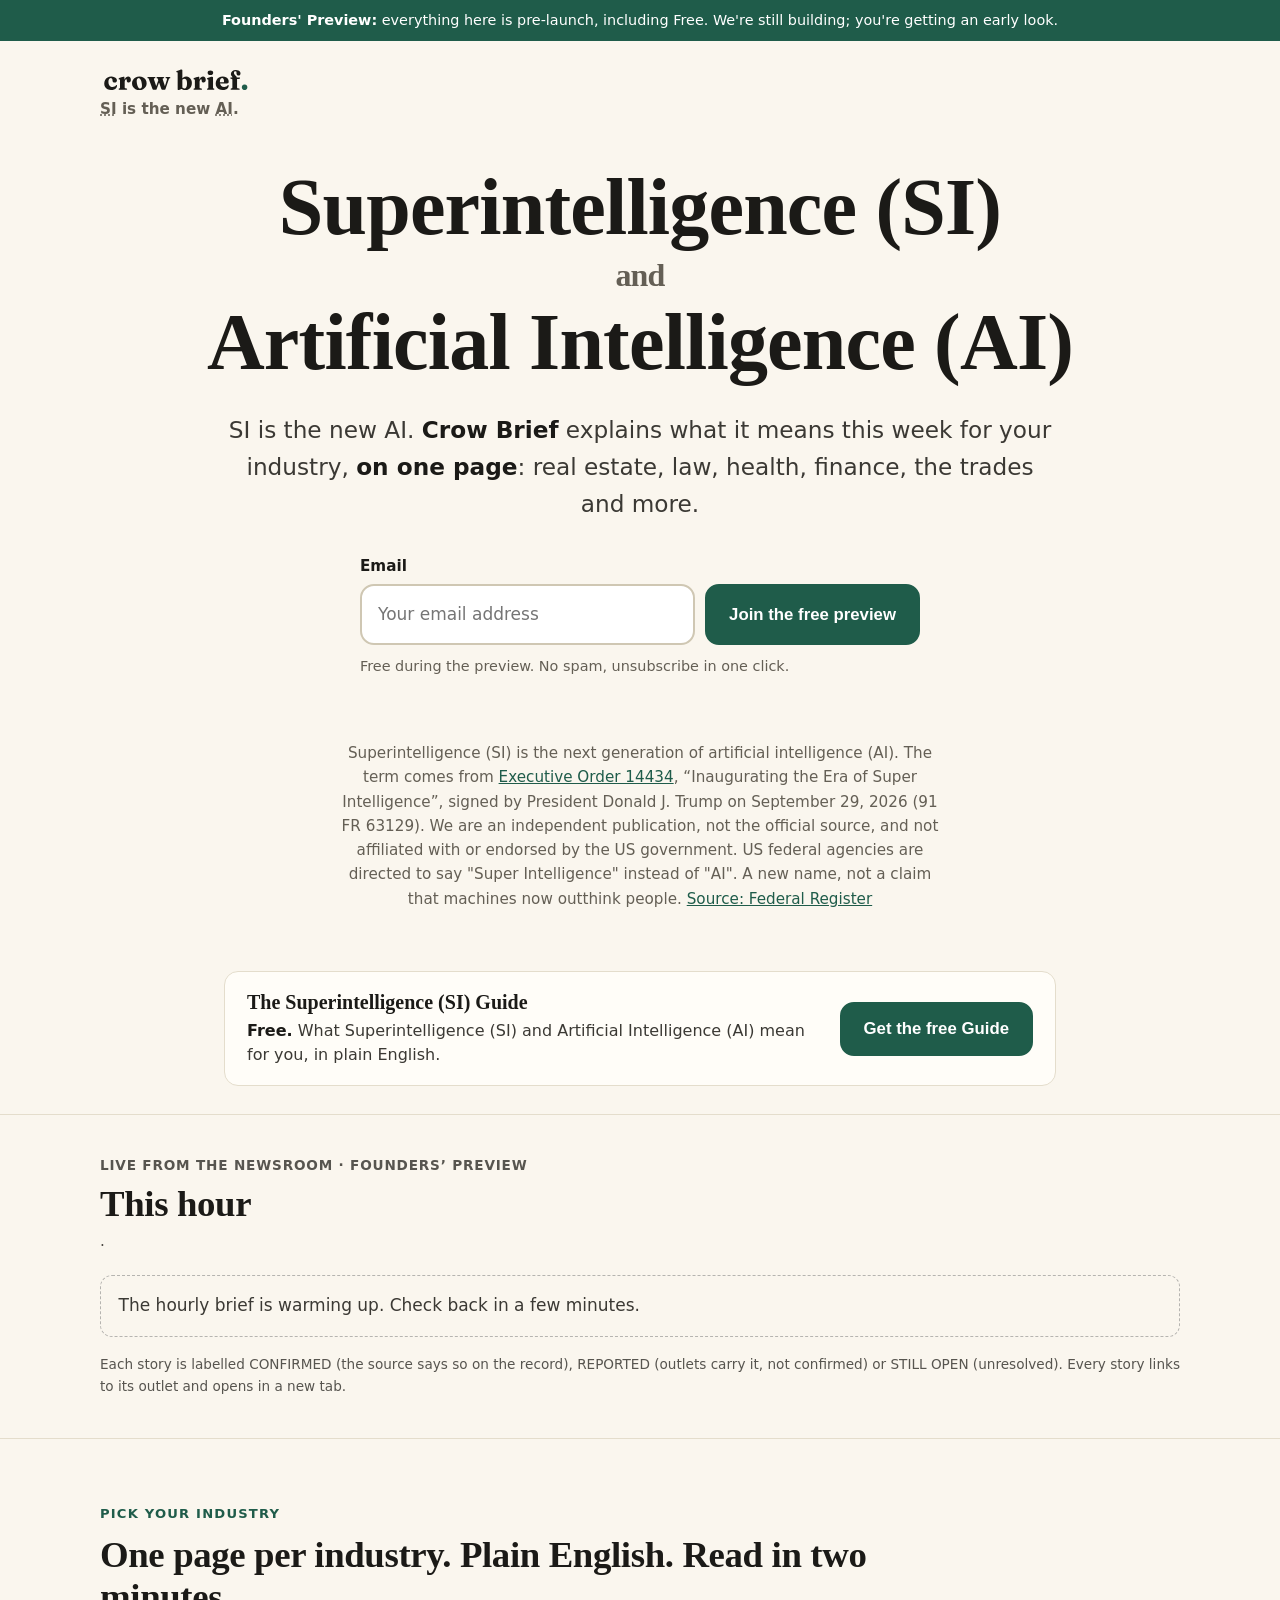
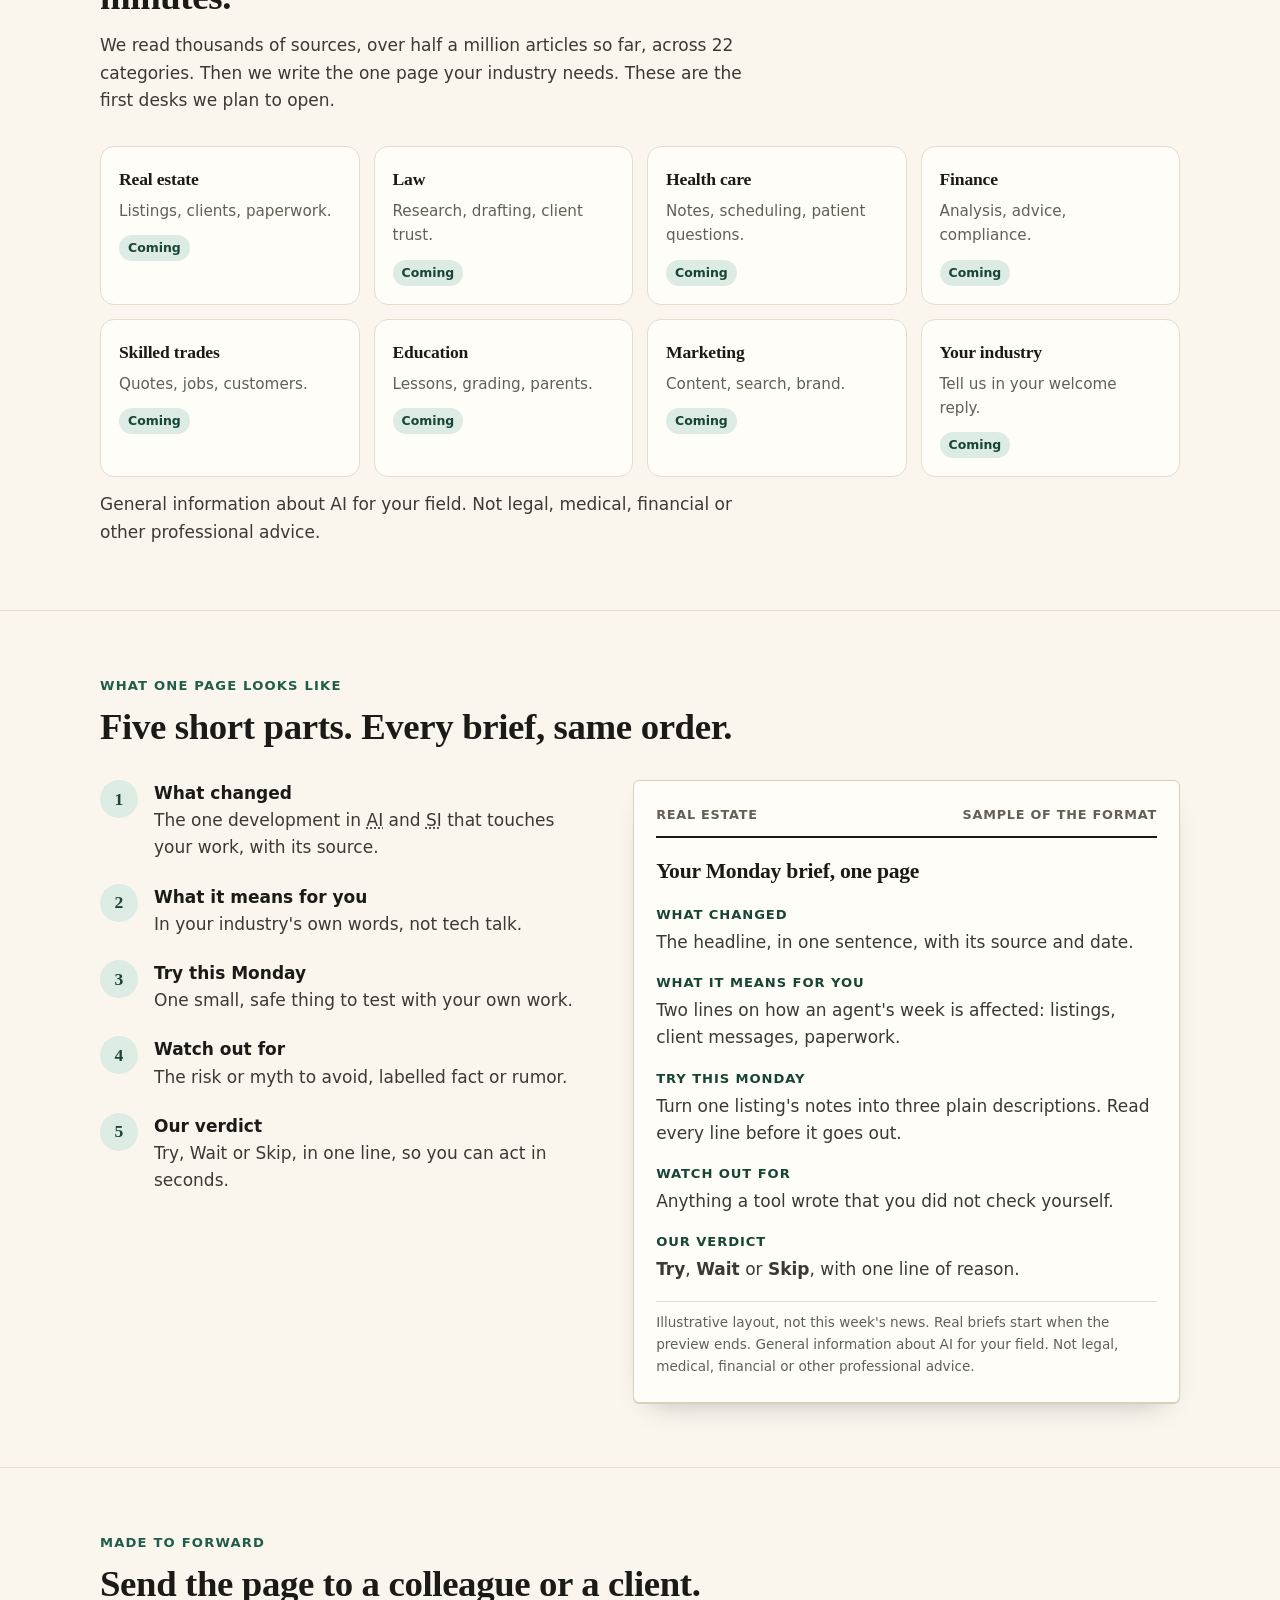
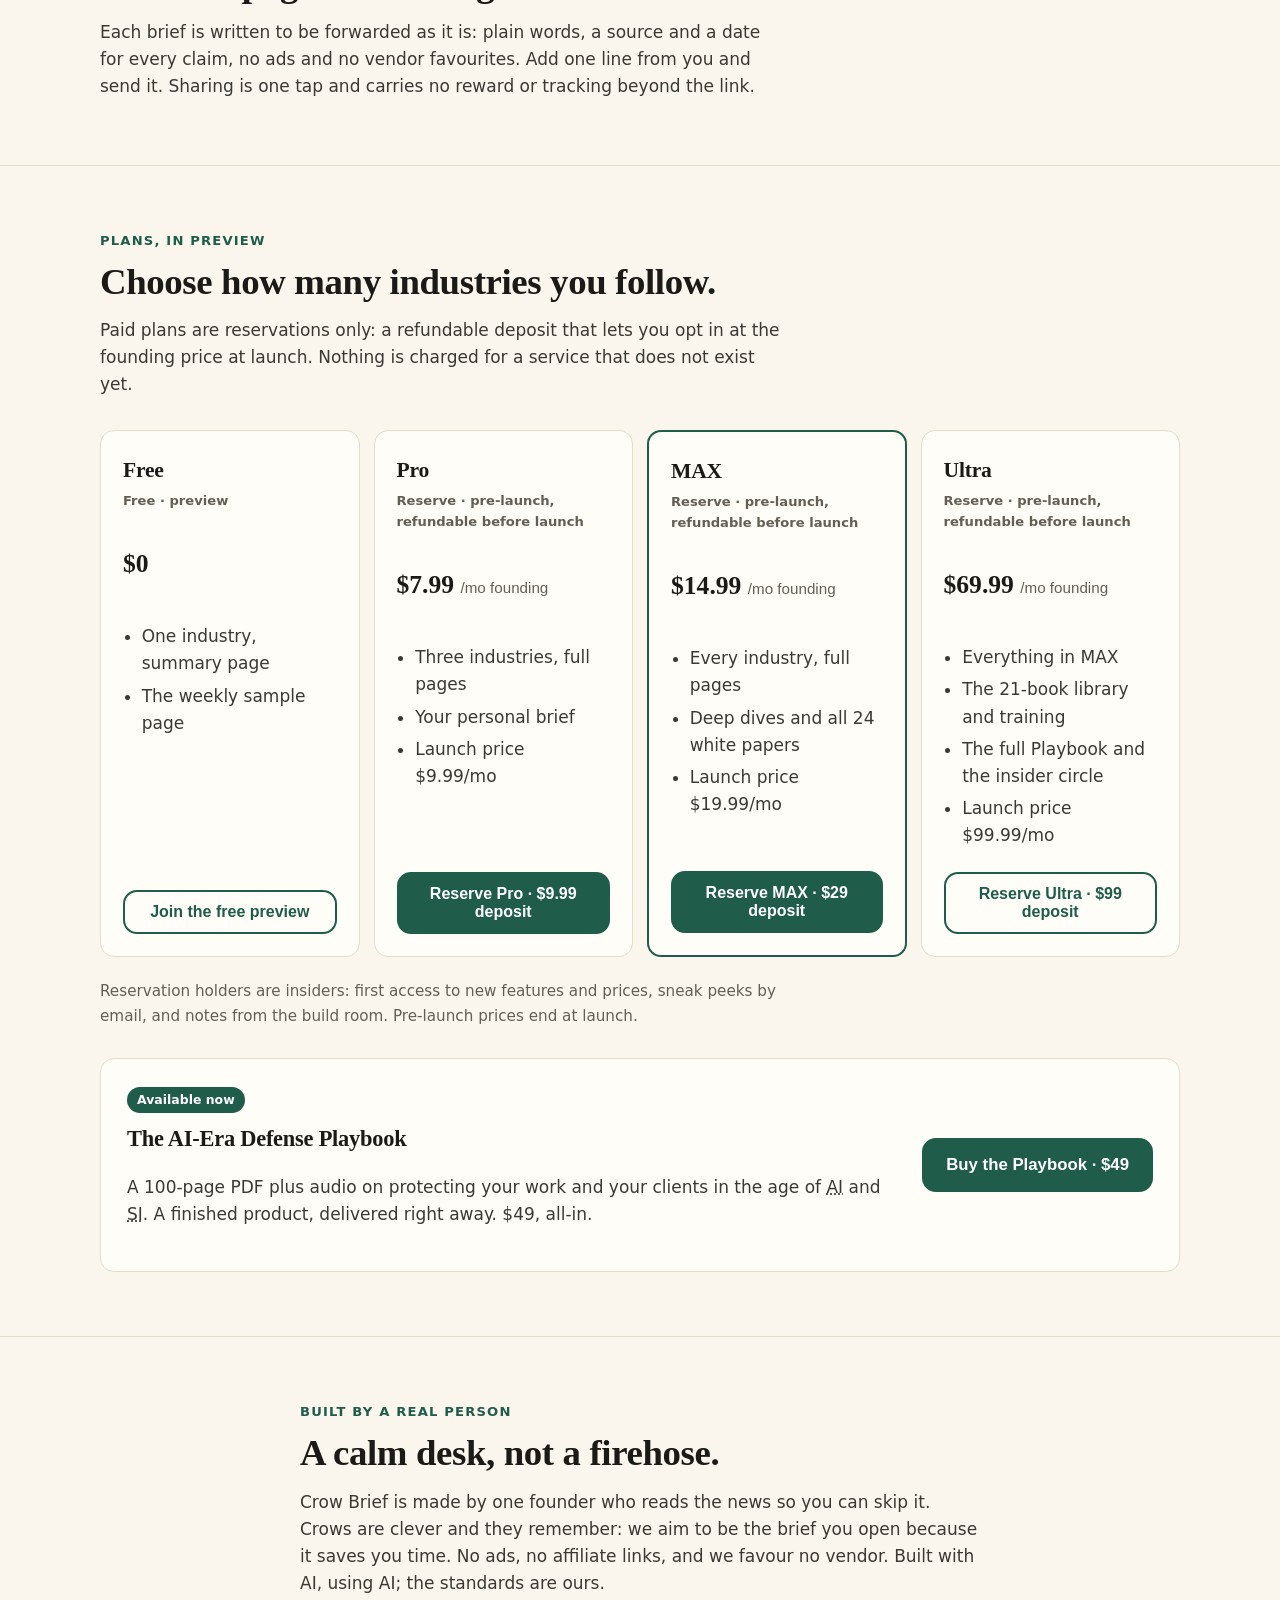
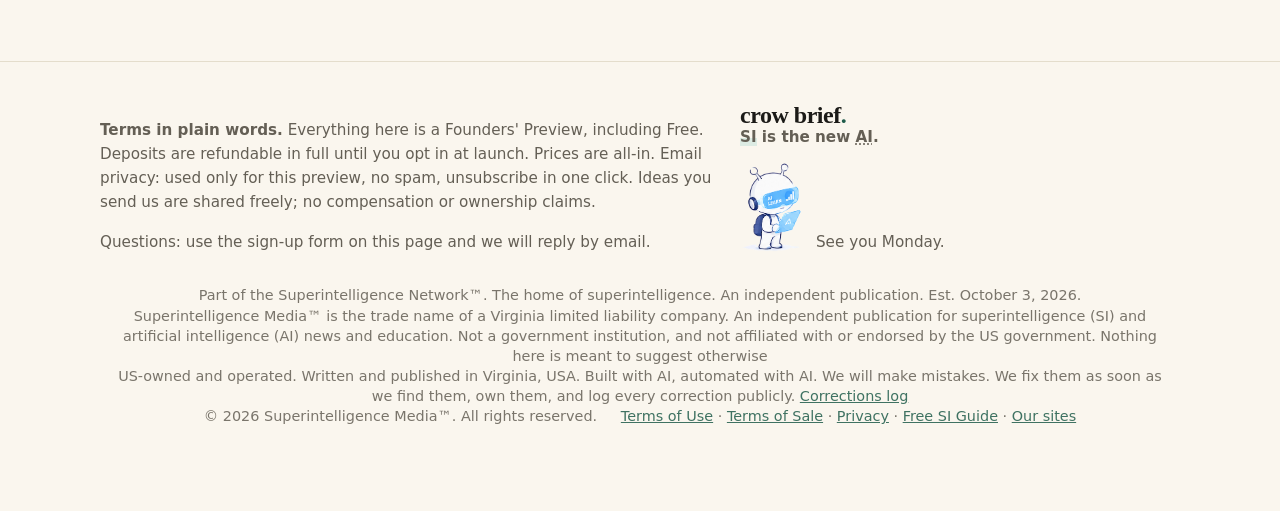
<file: index.html>
<!doctype html>
<html lang="en">
<head>
<meta charset="utf-8">
<meta name="robots" content="noai, noimageai">
<meta name="viewport" content="width=device-width, initial-scale=1">
<meta http-equiv="Content-Security-Policy" content="default-src 'none'; script-src 'self'; style-src 'self' https://fonts.googleapis.com; font-src https://fonts.gstatic.com; img-src 'self' data:; media-src 'self' https://media.theagentsignal.com; connect-src https://acp9reat3l.execute-api.us-east-1.amazonaws.com https://siagentsignal.com; form-action 'self'; base-uri 'none'; object-src 'none'; upgrade-insecure-requests; require-trusted-types-for 'script'; trusted-types 'none'">
<meta name="referrer" content="strict-origin-when-cross-origin">
<title>Crow Brief | Superintelligence (SI) &amp; Artificial Intelligence (AI), one page for your industry</title>
<meta name="description" content="Superintelligence (SI), the next generation of artificial intelligence (AI), explained on one page for your industry: real estate, law, health, finance, trades and more. Join the free preview.">
<link rel="canonical" href="https://crowbrief.com/">
<link rel="icon" type="image/svg+xml" href="assets/favicon.svg">
<meta property="og:type" content="website">
<meta property="og:site_name" content="Crow Brief">
<meta property="og:title" content="Crow Brief | Superintelligence (SI) &amp; Artificial Intelligence (AI), one page for your industry">
<meta property="og:description" content="What SI and AI mean this week for your industry, on one page. SI is the new AI.">
<meta property="og:url" content="https://crowbrief.com/">
<meta property="og:image" content="https://crowbrief.com/assets/logo.svg">
<meta name="twitter:card" content="summary">
<meta name="theme-color" content="#1F5C4A">
<meta name="color-scheme" content="light">
<link rel="preconnect" href="https://fonts.googleapis.com">
<link rel="preconnect" href="https://fonts.gstatic.com" crossorigin>
<link href="https://fonts.googleapis.com/css2?family=Fraunces:opsz,wght@9..144,600;9..144,700;9..144,800&amp;family=Source+Sans+3:wght@400;600;700&amp;display=swap" rel="stylesheet">
<link rel="stylesheet" href="assets/app.css">
<script src="assets/app.js" defer></script>
<script type="application/ld+json">
{"@context":"https://schema.org","@graph":[
 {"@type":"Organization","name":"Crow Brief","url":"https://crowbrief.com/","logo":"https://crowbrief.com/assets/logo.svg","slogan":"SI is the new AI."},
 {"@type":"Product","name":"AI-Era Defense Playbook","description":"100-page PDF plus audio.","brand":{"@type":"Brand","name":"Crow Brief"},"offers":{"@type":"Offer","price":"49.00","priceCurrency":"USD","availability":"https://schema.org/InStock"}}
]}
</script>
</head>
<body>
<a class="skip" href="#main">Skip to content</a>
<div class="bar" role="note"><b>Founders' Preview:</b> everything here is pre-launch, including Free. We're still building; you're getting an early look.</div>

<header class="top"><div class="wrap">
  <a class="brand" href="#top" aria-label="Crow Brief, back to top"><span class="brand-t"><img class="brand-logo" id="logo" src="assets/logo.svg" width="152" height="38" alt="Crow Brief"><span class="tagline"><abbr title="superintelligence">SI</abbr> is the new <abbr title="artificial intelligence">AI</abbr>.</span></span></a>
</div></header>

<main id="main">
<section class="hero" id="top" aria-labelledby="h1"><div class="wrap">
  <h1 id="h1"><span>Superintelligence (SI)</span><span class="and">and</span><span>Artificial Intelligence (AI)</span></h1>
  <p class="lead">SI is the new AI. <b>Crow Brief</b> explains what it means this week for your industry, <b>on one page</b>: real estate, law, health, finance, the trades and more.</p>
  <div class="signup">
    <form class="join js-join" action="#" method="post" novalidate>
      <label class="f-lab" for="em1">Email</label>
      <div class="join-row">
        <input id="em1" name="email" type="email" inputmode="email" autocomplete="email" autocapitalize="off" spellcheck="false" placeholder="Your email address" required aria-describedby="em1-fine em1-err">
        <button class="btn" type="submit">Join the free preview</button>
      </div>
      <div class="hp" aria-hidden="true"><label for="hp1">Website (leave this empty)</label><input id="hp1" name="website" type="text" tabindex="-1" autocomplete="off"></div>
      <p class="fine" id="em1-fine">Free during the preview. No spam, unsubscribe in one click.</p>
      <p class="err js-err" id="em1-err" role="alert"></p>
      <noscript><p class="fine">Sign-up needs JavaScript switched on.</p></noscript>
    </form>
    <div class="ok js-ok" role="status" hidden>
      <div class="row">
        <img src="assets/alien-white.png" width="84" height="123" alt="A flat, pastel white alien standing, ready to help you learn">
        <div><h2 class="js-ok-h" tabindex="-1">You're on the list.</h2>
        <p>We sent a confirmation link to <b class="js-ok-email"></b>. Tap it, then reply with your industry so your first sample page is written for you.</p></div>
      </div>
    </div>
  </div>
  <p class="note">Superintelligence (SI) is the next generation of artificial intelligence (AI). The term comes from <a href="https://www.federalregister.gov/d/2026-20321" target="_blank" rel="noopener noreferrer" aria-label="Executive Order 14434 in the Federal Register (opens in a new tab)">Executive Order 14434</a>, “Inaugurating the Era of Super Intelligence”, signed by President Donald J. Trump on September 29, 2026 (91 FR 63129). We are an independent publication, not the official source, and not affiliated with or endorsed by the US government. US federal agencies are directed to say "Super Intelligence" instead of "AI". A new name, not a claim that machines now outthink people. <a href="https://www.federalregister.gov/d/2026-20321" target="_blank" rel="noopener noreferrer">Source: Federal Register</a></p>
</div></section>

<aside class="sg" id="si-guide" aria-labelledby="sg-h"><div class="sg-card"><div class="sg-txt"><h2 id="sg-h">The Superintelligence (SI) Guide</h2><p><b>Free.</b> What Superintelligence (SI) and Artificial Intelligence (AI) mean for you, in plain English.</p></div><a class="btn sg-btn" href="https://siagentsignal.com/si/">Get the free Guide</a></div></aside>

<section class="hour" id="this-hour" aria-labelledby="hour-h">
  <div class="hour-in">
    <p class="hour-kick">Live from the newsroom &middot; Founders&rsquo; Preview</p>
    <h2 id="hour-h">This hour</h2>
    <p class="hour-meta"><span id="hour-updated"></span><span id="hour-count"></span></p>
    <p class="hour-warm" id="hour-warm">The hourly brief is warming up. Check back in a few minutes.</p>
    <ol class="hour-stories" id="hour-stories"></ol>
    <div class="hour-audio" id="hour-audio" hidden><p class="hour-aud-l">Listen to this hour (<span id="hour-secs"></span>). AI-generated voices.</p><audio id="hour-player" controls preload="none"></audio></div>
    <p class="hour-tid" id="hour-tid"></p>
    <div id="hour-ticker-wrap" hidden><p class="hour-tkh">Headline ticker</p><ul class="hour-ticker" id="hour-ticker"></ul></div>
    <p class="hour-note">Each story is labelled CONFIRMED (the source says so on the record), REPORTED (outlets carry it, not confirmed) or STILL OPEN (unresolved). Every story links to its outlet and opens in a new tab.</p>
  </div>
</section>


<section id="industries" aria-labelledby="ind-h"><div class="wrap">
  <p class="kick">Pick your industry</p>
  <h2 id="ind-h">One page per industry. Plain English. Read in two minutes.</h2>
  <p class="sub">We read thousands of sources, over half a million articles so far, across 22 categories. Then we write the one page your industry needs. These are the first desks we plan to open.</p>
  <div class="grid">
    <article class="ind"><h3>Real estate</h3><p>Listings, clients, paperwork.</p><span class="tag">Coming</span></article>
    <article class="ind"><h3>Law</h3><p>Research, drafting, client trust.</p><span class="tag">Coming</span></article>
    <article class="ind"><h3>Health care</h3><p>Notes, scheduling, patient questions.</p><span class="tag">Coming</span></article>
    <article class="ind"><h3>Finance</h3><p>Analysis, advice, compliance.</p><span class="tag">Coming</span></article>
    <article class="ind"><h3>Skilled trades</h3><p>Quotes, jobs, customers.</p><span class="tag">Coming</span></article>
    <article class="ind"><h3>Education</h3><p>Lessons, grading, parents.</p><span class="tag">Coming</span></article>
    <article class="ind"><h3>Marketing</h3><p>Content, search, brand.</p><span class="tag">Coming</span></article>
    <article class="ind"><h3>Your industry</h3><p>Tell us in your welcome reply.</p><span class="tag">Coming</span></article>
  </div>
  <p class="sub">General information about AI for your field. Not legal, medical, financial or other professional advice.</p>
</div></section>

<section id="how" aria-labelledby="how-h"><div class="wrap">
  <p class="kick">What one page looks like</p>
  <h2 id="how-h">Five short parts. Every brief, same order.</h2>
  <div class="split">
    <ol class="steps">
      <li><b>What changed</b>The one development in <abbr title="artificial intelligence">AI</abbr> and <abbr title="superintelligence">SI</abbr> that touches your work, with its source.</li>
      <li><b>What it means for you</b>In your industry's own words, not tech talk.</li>
      <li><b>Try this Monday</b>One small, safe thing to test with your own work.</li>
      <li><b>Watch out for</b>The risk or myth to avoid, labelled fact or rumor.</li>
      <li><b>Our verdict</b>Try, Wait or Skip, in one line, so you can act in seconds.</li>
    </ol>
    <article class="page" aria-label="Sample page layout">
      <div class="hd"><span>Real estate</span><span>Sample of the format</span></div>
      <h3>Your Monday brief, one page</h3>
      <dl>
        <dt>What changed</dt><dd>The headline, in one sentence, with its source and date.</dd>
        <dt>What it means for you</dt><dd>Two lines on how an agent's week is affected: listings, client messages, paperwork.</dd>
        <dt>Try this Monday</dt><dd>Turn one listing's notes into three plain descriptions. Read every line before it goes out.</dd>
        <dt>Watch out for</dt><dd>Anything a tool wrote that you did not check yourself.</dd>
        <dt>Our verdict</dt><dd><b>Try</b>, <b>Wait</b> or <b>Skip</b>, with one line of reason.</dd>
      </dl>
      <div class="ft">Illustrative layout, not this week's news. Real briefs start when the preview ends. General information about AI for your field. Not legal, medical, financial or other professional advice.</div>
    </article>
  </div>
</div></section>

<section id="share" aria-labelledby="sh-h"><div class="wrap">
  <p class="kick">Made to forward</p>
  <h2 id="sh-h">Send the page to a colleague or a client.</h2>
  <p class="sub">Each brief is written to be forwarded as it is: plain words, a source and a date for every claim, no ads and no vendor favourites. Add one line from you and send it. Sharing is one tap and carries no reward or tracking beyond the link.</p>
</div></section>

<section id="plans" aria-labelledby="pl-h"><div class="wrap">
  <p class="kick">Plans, in preview</p>
  <h2 id="pl-h">Choose how many industries you follow.</h2>
  <p class="sub">Paid plans are reservations only: a refundable deposit that lets you opt in at the founding price at launch. Nothing is charged for a service that does not exist yet.</p>
  <div class="plans">
    <article class="plan"><h3>Free</h3><p class="lbl">Free · preview</p><p class="pr">$0</p>
      <ul><li>One industry, summary page</li><li>The weekly sample page</li></ul>
      <a class="btn line sm" href="#top">Join the free preview</a></article>
    <article class="plan"><h3>Pro</h3><p class="lbl">Reserve · pre-launch, refundable before launch</p><p class="pr">$7.99 <small>/mo founding</small></p>
      <ul><li>Three industries, full pages</li><li>Your personal brief</li><li>Launch price $9.99/mo</li></ul>
      <button data-pay-url="https://buy.stripe.com/3cI9ASfpb64e4qc3sW8Vi0w?client_reference_id=crowbrief-com" class="btn sm" type="button" data-dlg data-title="Reserve Pro" data-price="$9.99 refundable deposit" data-pay="Reserve for $9.99" data-line="Founding price $7.99/mo instead of $9.99/mo, if you opt in at launch. Refundable in full until you opt in. If you opt in, your deposit counts toward your first payment. The price shown is the price you pay at checkout.">Reserve Pro · $9.99 deposit</button></article>
    <article class="plan hero-plan"><h3>MAX</h3><p class="lbl">Reserve · pre-launch, refundable before launch</p><p class="pr">$14.99 <small>/mo founding</small></p>
      <ul><li>Every industry, full pages</li><li>Deep dives and all 24 white papers</li><li>Launch price $19.99/mo</li></ul>
      <button data-pay-url="https://buy.stripe.com/4gMbJ0dh3gISaOA1kO8Vi0x?client_reference_id=crowbrief-com" class="btn sm" type="button" data-dlg data-title="Reserve MAX" data-price="$29 refundable deposit" data-pay="Reserve for $29" data-line="Founding price $14.99/mo instead of $19.99/mo, if you opt in at launch. Refundable in full until you opt in. If you opt in, your deposit counts toward your first payment. The price shown is the price you pay at checkout.">Reserve MAX · $29 deposit</button></article>
    <article class="plan"><h3>Ultra</h3><p class="lbl">Reserve · pre-launch, refundable before launch</p><p class="pr">$69.99 <small>/mo founding</small></p>
      <ul><li>Everything in MAX</li><li>The 21-book library and training</li><li>The full Playbook and the insider circle</li><li>Launch price $99.99/mo</li></ul>
      <button data-pay-url="https://buy.stripe.com/4gMfZggtf8cme0Me7A8Vi0y?client_reference_id=crowbrief-com" class="btn line sm" type="button" data-dlg data-title="Reserve Ultra" data-price="$99 refundable deposit" data-pay="Reserve for $99" data-line="Founding price $69.99/mo instead of $99.99/mo, if you opt in at launch. Refundable in full until you opt in. If you opt in, your deposit counts toward your first payment. The price shown is the price you pay at checkout.">Reserve Ultra · $99 deposit</button></article>
  </div>
  <p class="terms">Reservation holders are insiders: first access to new features and prices, sneak peeks by email, and notes from the build room. Pre-launch prices end at launch.</p>

  <div class="shop" aria-labelledby="pb-h">
    <div><span class="tagn">Available now</span><h3 id="pb-h">The AI-Era Defense Playbook</h3>
      <p>A 100-page PDF plus audio on protecting your work and your clients in the age of <abbr title="artificial intelligence">AI</abbr> and <abbr title="superintelligence">SI</abbr>. A finished product, delivered right away. $49, all-in.</p></div>
    <button data-pay-url="https://buy.stripe.com/eVqcN45OB50a1e07Jc8Vi0v?client_reference_id=crowbrief-com" class="btn" type="button" data-dlg data-title="Buy the AI-Era Defense Playbook" data-price="$49, one-time, all-in" data-pay="Buy for $49" data-line="A digital download: we email the link after payment, usually within minutes. If it fails or is not as described, write within 14 days for a fix or a full refund.">Buy the Playbook · $49</button>
  </div>
</div></section>

<section id="founder" aria-labelledby="fo-h"><div class="wrap founder">
  <p class="kick">Built by a real person</p>
  <h2 id="fo-h">A calm desk, not a firehose.</h2>
  <p class="sub">Crow Brief is made by one founder who reads the news so you can skip it. Crows are clever and they remember: we aim to be the brief you open because it saves you time. No ads, no affiliate links, and we favour no vendor. Built with AI, using AI; the standards are ours.</p>
</div></section>
</main>

<footer id="terms"><div class="wrap foot">
  <div>
    <p><b>Terms in plain words.</b> Everything here is a Founders' Preview, including Free. Deposits are refundable in full until you opt in at launch. Prices are all-in. Email privacy: used only for this preview, no spam, unsubscribe in one click. Ideas you send us are shared freely; no compensation or ownership claims.</p>
    <p>Questions: use the sign-up form on this page and we will reply by email.</p>
  </div>
  <div>
    <a class="brand" href="#top" aria-label="Crow Brief, back to top"><span class="brand-t"><b>crow brief<i>.</i></b><span class="tagline"><abbr class="si" title="superintelligence">SI</abbr> is the new <abbr title="artificial intelligence">AI</abbr>.</span></span></a>
    <div class="signoff"><img src="assets/alien-white.png" width="64" height="94" alt=""><span>See you Monday.</span></div>
  </div>
</div><p class="trade-name"><span>Part of the Superintelligence Network™. The home of superintelligence. An independent publication. Est. October 3, 2026.</span> <span>Superintelligence Media™ is the trade name of a Virginia limited liability company. An independent publication for superintelligence (SI) and artificial intelligence (AI) news and education. Not a government institution, and not affiliated with or endorsed by the US government. Nothing here is meant to suggest otherwise</span> <span>US-owned and operated. Written and published in Virginia, USA. Built with AI, automated with AI. We will make mistakes. We fix them as soon as we find them, own them, and log every correction publicly. <a href="https://siagentsignal.com/corrections.html" target="_blank" rel="noopener">Corrections log</a></span> <span>© 2026 Superintelligence Media™. All rights reserved.</span> <span><a href="https://siagentsignal.com/terms.html" target="_blank" rel="noopener">Terms of Use</a> &middot; <a href="https://siagentsignal.com/terms-of-sale.html" target="_blank" rel="noopener">Terms of Sale</a> &middot; <a href="https://siagentsignal.com/privacy.html" target="_blank" rel="noopener">Privacy</a> &middot; <a href="https://siagentsignal.com/si/">Free SI Guide</a> &middot; <a href="https://siagentsignal.com/network.html">Our sites</a></span></p>
<!-- hours-saved:start --><div data-hours-saved="footer"></div><!-- hours-saved:end -->
</footer>

<dialog id="dlg" aria-labelledby="dlg-h"><div class="dlg">
  <h3 id="dlg-h">Reserve</h3>
  <p class="p" id="dlg-price"></p>
  <p id="dlg-line"></p>
  <button class="btn" type="button" id="dlg-pay">Reserve</button>
  <p class="fine">Secure checkout by Stripe. Apple Pay, Google Pay and Link come before card entry. See the <a href="https://siagentsignal.com/terms-of-sale.html" target="_blank" rel="noopener">Terms of Sale</a>.</p>
  <p class="status" id="dlg-status" aria-live="polite"></p>
  <button class="notnow" type="button" id="dlg-close">Not now</button>
</div></dialog>
<script src="assets/feed.js" defer></script>
<script src="assets/counter.js?v=ae956345" defer></script><!-- hours-saved:script -->
</body>
</html>
</file>
<file: assets/app.css>
/* Contender A · The Industry Desk. Paper, ink, one forest-green accent. Serif headlines. */
:root{--paper:#FAF6EE;--sheet:#FFFDF8;--ink:#1B1A17;--ink2:#3B3934;--mute:#645F55;--rule:#E4DDCC;--acc:#1F5C4A;--acc-d:#174536;--tint:#DCEBE3;--r:14px}
*{box-sizing:border-box}
html{-webkit-text-size-adjust:100%}
body{margin:0;background:var(--paper);color:var(--ink2);font:400 1.0625rem/1.6 "Source Sans 3",system-ui,sans-serif}
h1,h2,h3{font-family:Fraunces,Georgia,serif;color:var(--ink);margin:0;font-weight:700;letter-spacing:-.01em}
a{color:var(--acc)}
img{max-width:100%;height:auto}
:focus-visible{outline:3px solid var(--acc);outline-offset:3px;border-radius:6px}
.wrap{width:min(1080px,100% - 32px);margin-inline:auto}
.skip{position:absolute;left:-9999px}.skip:focus{left:16px;top:8px;background:var(--sheet);padding:8px 12px;z-index:9}
.bar{background:var(--acc);color:#fff;font-size:.9rem;text-align:center;padding:9px 16px}
.bar b{font-weight:700}
header.top{padding:22px 0 8px}
.brand{display:inline-flex;align-items:center;gap:12px;text-decoration:none;color:var(--ink)}
.brand img{width:40px;height:40px}
.brand-t{display:flex;flex-direction:column;line-height:1.1}
.brand-t b{font:700 1.5rem Fraunces,Georgia,serif;letter-spacing:-.02em}
.brand-t b i{font-style:normal;color:var(--acc)}
.tagline{font-size:.95rem;font-weight:600;color:var(--mute)}
.si{background:linear-gradient(transparent 58%,var(--tint) 58%);text-decoration:none;border-bottom:0}
/* hero */
.hero{padding:40px 0 56px;text-align:center}
.hero h1{font-size:clamp(2.35rem,7.4vw,5rem);line-height:1.04;font-weight:800}
.hero h1 span{display:block}
.hero h1 .and{font-size:.4em;font-weight:600;color:var(--mute);margin:.3em 0}
.lead{font-size:clamp(1.15rem,2.6vw,1.45rem);color:var(--ink2);max-width:36em;margin:26px auto 0}
.lead b{color:var(--ink)}
.signup{max-width:560px;margin:32px auto 0;text-align:left}
.f-lab{display:block;font-weight:700;color:var(--ink);margin-bottom:6px;font-size:.95rem}
.join-row{display:flex;flex-direction:column;gap:10px}
.join-row input{font:inherit;padding:15px 16px;border:2px solid #CFC7B3;border-radius:var(--r);background:#fff;color:var(--ink);width:100%}
.join-row input:focus-visible{outline:3px solid var(--acc);outline-offset:1px;border-color:var(--acc)}
.btn{font:700 1.05rem "Source Sans 3",sans-serif;background:var(--acc);color:#fff;border:2px solid var(--acc);border-radius:var(--r);padding:15px 22px;cursor:pointer;min-height:52px}
.btn:hover{background:var(--acc-d);border-color:var(--acc-d)}
.btn:disabled{opacity:.7;cursor:wait}
.btn.line{background:transparent;color:var(--acc)}.btn.line:hover{background:var(--tint)}
.btn.sm{padding:11px 16px;min-height:44px;font-size:1rem;width:100%}
.fine{font-size:.9rem;color:var(--mute);margin:10px 0 0}
.err{color:#8A1C2C;font-weight:600;margin:8px 0 0;min-height:1.2em}
.hp{position:absolute;left:-9999px;width:1px;height:1px;overflow:hidden}
.ok{background:var(--sheet);border:2px solid var(--acc);border-radius:var(--r);padding:22px}
.ok h2{font-size:1.5rem}
.ok .row{display:flex;gap:16px;align-items:center}
.ok img{width:84px;flex:none}
.note{max-width:40em;margin:34px auto 0;font-size:.95rem;color:var(--mute)}
@media(min-width:640px){.join-row{flex-direction:row}.join-row input{flex:1}.btn.sm{width:auto}}
/* sections */
section{padding:64px 0;border-top:1px solid var(--rule)}
.kick{font-size:.82rem;font-weight:700;letter-spacing:.09em;text-transform:uppercase;color:var(--acc);margin:0 0 10px}
section h2{font-size:clamp(1.7rem,4vw,2.3rem);line-height:1.15;max-width:22em}
.sub{max-width:40em;margin:14px 0 0;color:var(--ink2)}
.grid{display:grid;gap:14px;margin-top:32px;grid-template-columns:repeat(2,1fr)}
@media(min-width:760px){.grid{grid-template-columns:repeat(4,1fr)}}
.ind{background:var(--sheet);border:1px solid var(--rule);border-radius:var(--r);padding:18px}
.ind h3{font-size:1.1rem}
.ind p{margin:6px 0 0;font-size:.95rem;color:var(--mute)}
.ind .tag{display:inline-block;margin-top:12px;font-size:.78rem;font-weight:700;color:var(--acc-d);background:var(--tint);padding:3px 9px;border-radius:99px}
/* sample sheet */
.split{display:grid;gap:36px;margin-top:32px}
@media(min-width:900px){.split{grid-template-columns:1fr 1.1fr;align-items:start}}
.steps{list-style:none;margin:0;padding:0;display:grid;gap:22px;counter-reset:s}
.steps li{counter-increment:s;padding-left:54px;position:relative}
.steps li::before{content:counter(s);position:absolute;left:0;top:0;width:38px;height:38px;border-radius:50%;background:var(--tint);color:var(--acc-d);font:700 1.1rem Fraunces,serif;display:grid;place-items:center}
.steps b{display:block;color:var(--ink)}
.page{background:var(--sheet);border:1px solid #D9D0BB;border-radius:6px;padding:24px 22px;box-shadow:0 1px 0 #D9D0BB,0 14px 28px -18px rgba(27,26,23,.35)}
.page .hd{display:flex;justify-content:space-between;gap:10px;font-size:.8rem;font-weight:700;letter-spacing:.06em;text-transform:uppercase;color:var(--mute);border-bottom:2px solid var(--ink);padding-bottom:10px}
.page h3{font-size:1.35rem;margin:16px 0 4px}
.page dl{margin:0}
.page dt{font-weight:700;color:var(--acc-d);font-size:.82rem;letter-spacing:.07em;text-transform:uppercase;margin-top:16px}
.page dd{margin:4px 0 0}
.page .ft{margin-top:18px;padding-top:10px;border-top:1px solid var(--rule);font-size:.85rem;color:var(--mute)}
/* plans */
.plans{display:grid;gap:14px;margin-top:32px}
@media(min-width:760px){.plans{grid-template-columns:repeat(2,1fr)}}
@media(min-width:1020px){.plans{grid-template-columns:repeat(4,1fr)}}
.plan{background:var(--sheet);border:1px solid var(--rule);border-radius:var(--r);padding:22px;display:flex;flex-direction:column}
.plan.hero-plan{border:2px solid var(--acc)}
.plan h3{font-size:1.35rem}
.plan .lbl{font-size:.82rem;font-weight:700;color:var(--mute);margin:2px 0 12px}
.plan .pr{font:700 1.6rem Fraunces,serif;color:var(--ink)}
.plan .pr small{font:400 .95rem "Source Sans 3",sans-serif;color:var(--mute)}
.plan ul{margin:14px 0 18px;padding-left:1.1em;flex:1}
.plan li{margin:5px 0}
.plan .save{font-size:.92rem;color:var(--acc-d);font-weight:600;margin:6px 0 0}
.terms{font-size:.95rem;color:var(--mute);max-width:46em;margin-top:22px}
/* shop */
.shop{display:grid;gap:22px;background:var(--sheet);border:1px solid var(--rule);border-radius:var(--r);padding:26px;margin-top:30px}
@media(min-width:760px){.shop{grid-template-columns:1fr auto;align-items:center}}
.shop h3{font-size:1.4rem}
.tagn{display:inline-block;font-size:.78rem;font-weight:700;background:var(--acc);color:#fff;padding:3px 10px;border-radius:99px;margin-bottom:8px}
/* founder + footer */
.founder{max-width:40em}
footer{border-top:1px solid var(--rule);padding:40px 0 56px;font-size:.95rem;color:var(--mute)}
.foot{display:grid;gap:24px}
@media(min-width:760px){.foot{grid-template-columns:1.4fr 1fr}}
.signoff{display:flex;align-items:flex-end;gap:12px;margin-top:14px}
.signoff img{width:64px}
dialog{border:0;border-radius:var(--r);padding:0;max-width:min(460px,100% - 32px);background:var(--sheet);color:var(--ink2)}
dialog::backdrop{background:rgba(27,26,23,.55)}
.dlg{padding:26px}
.dlg h3{font-size:1.4rem}
.dlg .p{font:700 1.5rem Fraunces,serif;color:var(--ink);margin:12px 0 4px}
.dlg .btn{width:100%;margin-top:14px}
.dlg .notnow{background:none;border:0;font:inherit;color:var(--acc);text-decoration:underline;cursor:pointer;margin-top:12px;padding:8px 0}
.status{min-height:1.4em;font-weight:600;color:var(--acc-d)}
@media(prefers-reduced-motion:no-preference){html{scroll-behavior:smooth}}
@media(prefers-reduced-motion:reduce){*{transition:none!important;animation:none!important;scroll-behavior:auto!important}}
a.btn{display:inline-block;text-align:center;text-decoration:none}
.hero{border-top:0}
/* "This hour" section (generated by build_parked.py; colours follow the site theme) */
.hour{padding:2.5rem 0}
.hour-in{width:min(1080px,100% - 32px);margin-inline:auto}
.hour-kick{margin:0 0 .4rem;font-size:.85rem;font-weight:700;letter-spacing:.06em;text-transform:uppercase;opacity:.85}
.hour-in h2{margin:0 0 .5rem}
.hour-meta{margin:0 0 1.1rem;font-size:.95rem;opacity:.9}
.hour-meta span+span:before{content:" \00b7 "}
.hour-warm{margin:0;padding:1rem 1.1rem;border:1px dashed rgba(127,127,127,.55);border-radius:12px}
.hour-stories{list-style:none;margin:0;padding:0;display:grid;gap:.9rem}
.hour-story{padding:1rem 1.1rem;border:1px solid rgba(127,127,127,.35);border-radius:12px;overflow-wrap:anywhere}
.hour-lab{display:inline-block;margin:0 0 .45rem;padding:.12rem .55rem;border:1px solid currentColor;border-radius:999px;font-size:.75rem;font-weight:700;letter-spacing:.05em}
.hour-lab.lab-conf{color:#0b6b43;background:#E3F1EA}
.hour-lab.lab-rep{color:#6e4400;background:#FBF0DC}
.hour-lab.lab-open{color:#444c57;background:#ECEEF1}
.hour-title{display:block;font-weight:700;font-size:1.1rem;line-height:1.35}
.hour-sum{margin:.4rem 0 0}
.hour-src{margin:.4rem 0 0;font-size:.85rem;opacity:.85}
.hour-audio{margin-top:1.1rem}
.hour-aud-l{margin:0 0 .4rem;font-weight:600}
.hour-audio audio{display:block;width:100%;max-width:100%}
.hour-tid{margin:1rem 0 0;font-style:italic}
.hour-tid:empty{display:none}
.hour-tkh{margin:1.25rem 0 .4rem;font-size:.85rem;font-weight:700;letter-spacing:.06em;text-transform:uppercase;opacity:.85}
.hour-ticker{list-style:none;margin:0;padding:0;display:grid;gap:.35rem;font-size:.95rem}
.hour-tk{padding:.35rem 0;border-top:1px solid rgba(127,127,127,.25);overflow-wrap:anywhere}
.hour-tk .hour-title{display:inline;font-size:inherit;font-weight:600}
.hour-tk-o{opacity:.8}
.hour-note{margin:1.1rem 0 0;font-size:.85rem;opacity:.85}
.hour-sr{position:absolute;left:-9999px}

/* placeholder logo slot (see README) */
a.brand img.brand-logo,a.logo img.brand-logo,img.brand-logo{display:block;height:38px;width:auto;max-width:100%}
.trade-name span{display:inline-block;margin:0 .6rem}.trade-name{max-width:70rem;margin:0 auto;padding:1rem 16px 1.75rem;font-size:.9rem;line-height:1.4;text-align:center;color:inherit;opacity:.85;grid-column:1/-1}
.hero h1{font-size:clamp(1.9rem,7.4vw,5rem)}

/* si-guide: the free Superintelligence (SI) Guide card (shared snippet, _gen/si_guide.py) */
.sg{padding:4px 0 28px}.sg-card{display:flex;flex-wrap:wrap;align-items:center;justify-content:space-between;gap:14px 22px;box-sizing:border-box;width:min(100% - 32px,52rem);margin:0 auto;padding:18px 22px;background:var(--sheet);border:1px solid var(--rule);border-radius:var(--r);text-align:left}.sg-txt{flex:1 1 17rem;min-width:0}.sg-card h2{margin:0 0 4px;font:700 1.25rem/1.25 Fraunces,Georgia,serif;letter-spacing:0;text-transform:none;max-width:none;color:var(--ink)}.sg-card p{margin:0;font-size:1rem;line-height:1.5;color:var(--ink2)}.sg-card p b{color:var(--ink)}.sg .btn.sg-btn{display:inline-flex;align-items:center;justify-content:center;flex:none;width:auto;text-decoration:none;text-align:center;white-space:normal}.sg .btn.sg-btn,.sg .btn.sg-btn:hover{color:#fff}@media (max-width:520px){.sg-card{padding:16px}.sg .btn.sg-btn{width:100%}}
</file>
